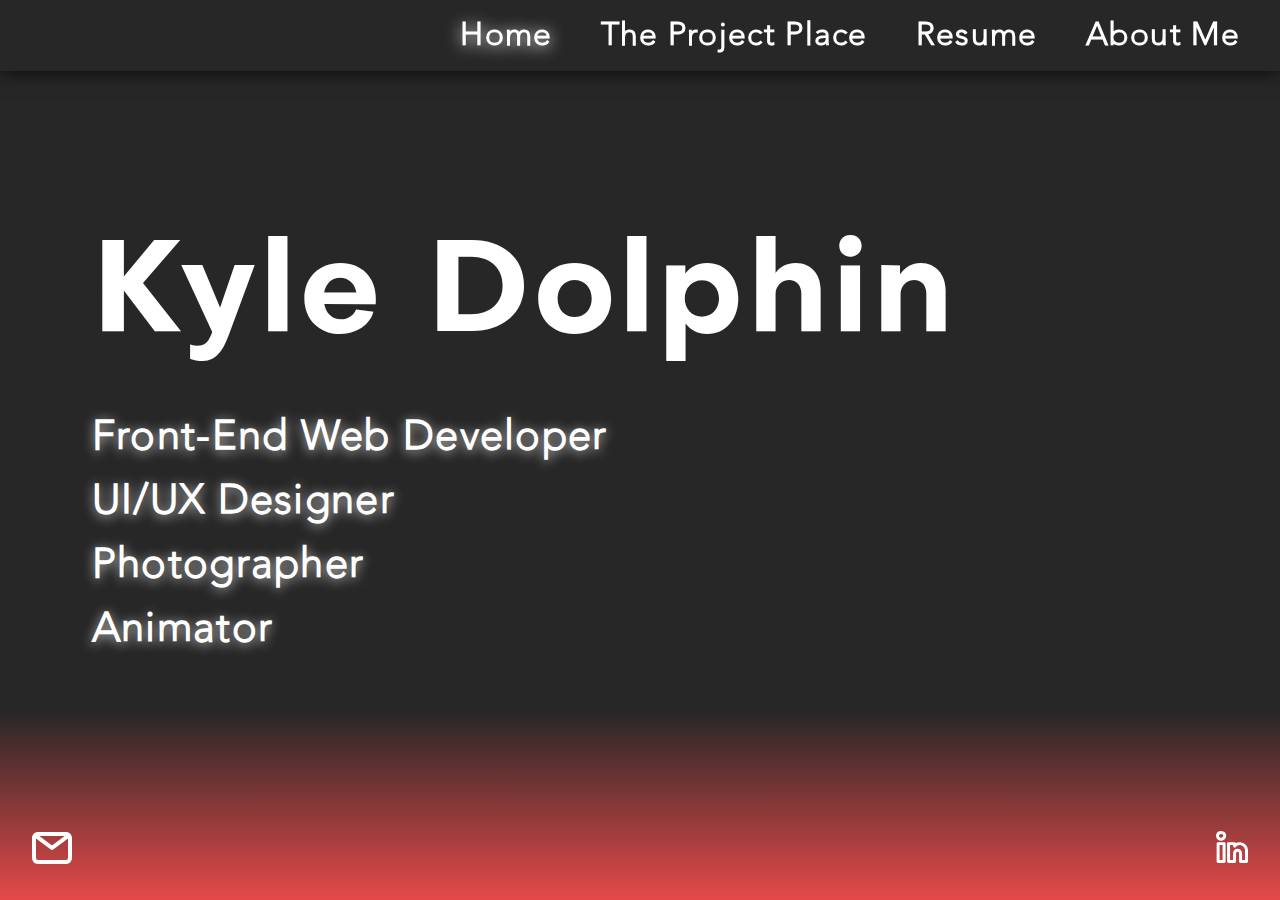
<file: index.html>
<!DOCTYPE html>
<html lang="en">
    <head>
        <meta charset="UTF-8">
        <meta name="viewport" content="width=device-width, initial-scale=1.0">
        <link rel="stylesheet" href="css/normalize.css">
        <link rel="stylesheet" href="css/stylesheet.css">
        <title>Kyle Dolphin</title>
    </head>
    
    <body>
        <div id="darkenedState" hidden></div>
        <div id="redHeader">
            <div class="burgerMenu" id="burger">
                <div class="rectangle"></div>
                <div class="rectangle"></div>
                <div class="rectangle"></div>
            </div>
        </div>

            <nav class="menu" id="menu">
                <div class="xButton" id="xButton">
                    <img src="media/images/xButton.svg" alt="X Button Icon">
                </div>
                <div class="burgerSpacing">
                    <a href="index.html"><h4>Home</h4></a>
                    <a href="subPages/theProjectPlace.html"><h4>The Project Place</h4></a>
                    <a href="subPages/resume.html"><h4>Resume</h4></a>
                    <a href="subPages/aboutMe.html"><h4>About Me</h4></a>
                </div>
            </nav>

        <nav class="maxHeader">
            <div class="maxHeadSpace">
                <div id="homeMaxHeader">
                    <a href="index.html"><h2>Home</h2></a>
                </div>
            </div>
            <div class="maxHeadSpace">
                <a href="subPages/theProjectPlace.html"><h2>The Project Place</h2></a>
            </div>
            <div class="maxHeadSpace">
                <a href="subPages/resume.html"><h2>Resume</h2></a>
            </div>
            <div class="maxHeadSpace">
                <a href="subPages/aboutMe.html"><h2>About Me</h2></a>
            </div>
        </nav>
        
        <div id="welcomePage">
            <div id="welcomeCentering">
                    <h1>Kyle Dolphin</h1>
                <div id="skills">
                    <h2>Front-End Web Developer</h2>
                    <h2>UI/UX Designer</h2>
                    <h2>Photographer</h2>
                    <h2>Animator</h2>
                </div>
            </div>
        </div>
        <div id="homeFooter"></div>
        <div class="socialIcons">
            <!-- <a href="https://www.instagram.com/kdolphin2284/">
                <img src="media/images/instagramLogo.svg" alt="Instagram Icon">
            </a> -->

            <a href="https://www.linkedin.com/in/kyle-dolphin-2a308319a/" target="_blank">
                <img src="media/images/linkedinLogo.svg" alt="LinkedIn Icon">
            </a>
        </div>
        <div class="mail">
            <a href="mailto:kpd46@drexel.edu">
                <img src="media/images/mailLogo.svg" alt="Email Icon">
            </a>
        </div>
        <script src="main.js"></script> 
    </body>
</html>
</file>
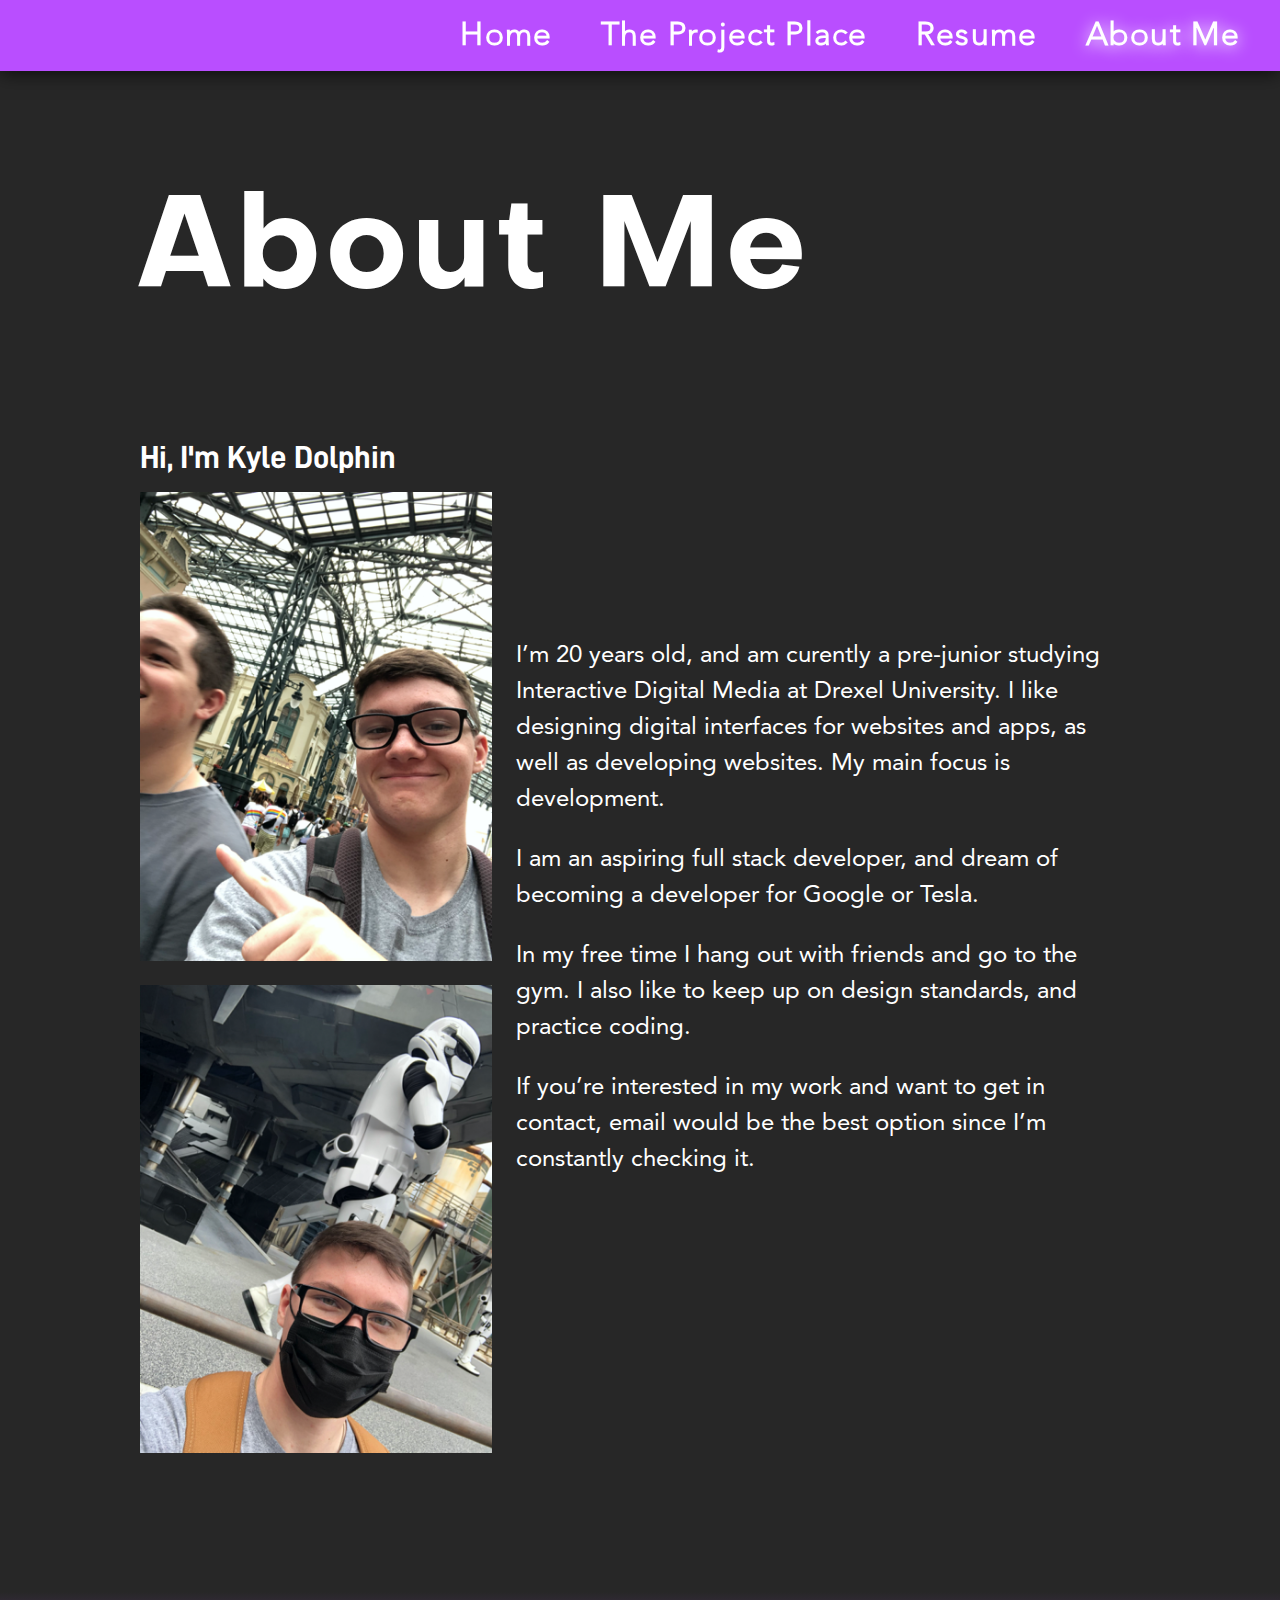
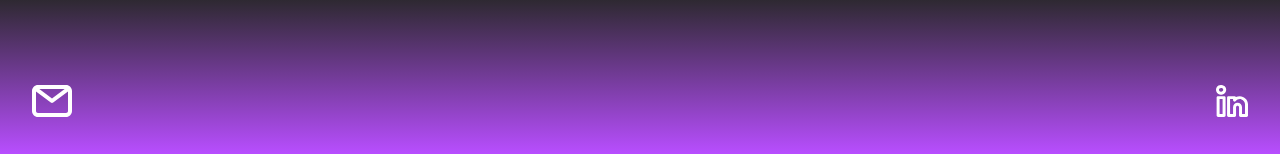
<file: subPages/aboutMe.html>
<!DOCTYPE html>
<html lang="en">
<head>
    <meta charset="UTF-8">
    <meta http-equiv="X-UA-Compatible" content="IE=edge">
    <meta name="viewport" content="width=device-width, initial-scale=1.0">
    <link rel="stylesheet" href="../css/normalize.css">
    <link rel="stylesheet" href="../css/stylesheet.css">
    <title>About Kyle Dolphin</title>
</head>

<body>
    <div id="darkenedState" hidden></div>
    <div id="purpleHeader">
            <div class="burgerMenu" id="burger">
                <div class="rectangle"></div>
                <div class="rectangle"></div>
                <div class="rectangle"></div>
            </div>
        </div>

            <nav class="menu" id="menu">
                <div class="xButton" id="xButton">
                    <img src="../media/images/xButton.svg" alt="X Button Icon">
                </div>
                <div class="burgerSpacing">
                    <a href="../index.html"><h4>Home</h4></a>
                    <a href="theProjectPlace.html"><h4>The Project Place</h4></a>
                    <a href="resume.html"><h4>Resume</h4></a>
                    <a href="aboutMe.html"><h4>About Me</h4></a>
                </div>
            </nav>

        <nav class="maxHeader">
            <div class="maxHeadSpace">
                <a href="../index.html"><h2>Home</h2></a>
            </div>
            <div class="maxHeadSpace">
                <a href="theProjectPlace.html"><h2>The Project Place</h2></a>
            </div>
            <div class="maxHeadSpace">
                <a href="resume.html"><h2>Resume</h2></a>
            </div>
            <div class="maxHeadSpace">
                <div id="aboutMaxHeader">
                    <a href="aboutMe.html"><h2>About Me</h2></a>
                </div>
            </div>
        </nav>

    <div class="welcomeText">
        <div class="centerWelcomeText">
            <h1>About Me</h1>
        </div>
    </div>

    <div class="aboutMeFlex">
        <div id="myImage">
            <div class="contentCenter">
                <h3>Hi, I'm Kyle Dolphin</h3>
                <div id="aboutMeWide">
                    <div id="aboutMeHiddenImage">
                        <img src="../media/images/mePhotoOne.png" alt="Image of Me, Kyle Dolphin">
                    </div>
                    <picture>
                        <source srcset="../media/images/largeMe.png" media="(min-width: 600px)">
                        <source srcset="../media/images/largeMe.webp" media="(min-width: 600px)">
                        <!-- <source srcset="../media/images/mePhotoTwo.webp" type="image/png"> -->
                        <img src="../media/images/mePhotoTwo.png" alt="Image of Me, Kyle Dolphin">
                    </picture>
                </div>
            </div>
        </div>

        <div id="aboutMeText">
            <p>I’m 20 years old, and am curently a pre-junior studying Interactive Digital Media at Drexel University. 
            I like designing digital interfaces for websites and apps, as well as developing websites. My main focus is development.</p>
            
            <p>I am an aspiring full stack developer, and dream of becoming a developer for Google or Tesla.</p> 

            <p>In my free time I hang out with friends and go to the gym. I also like to keep up on design standards, and practice coding.</p>
                
            <p>If you’re interested in my work and want to get in contact, email would be the best option since 
            I’m constantly checking it.</p>
            
        </div>
    </div>

        <div id="aboutMeFooter"></div>
                <div class="otherPagesIcons">
                    <div class="socialIcons">
                        <!-- <a href="https://www.instagram.com/kdolphin2284/">
                            <img src="../media/images/instagramLogo.svg" alt="Instagram Icon">
                        </a> -->
            
                        <a href="https://www.linkedin.com/in/kyle-dolphin-2a308319a/" target="_blank">
                            <img src="../media/images/linkedinLogo.svg" alt="LinkedIn Icon">
                        </a>
                    </div>
                    <div class="mail">
                        <a href="mailto:kpd46@drexel.edu">
                            <img src="../media/images/mailLogo.svg" alt="Email Icon">
                        </a>
                    </div>
                </div>
        <script src="../main.js"></script>
</body>
</html>
</file>
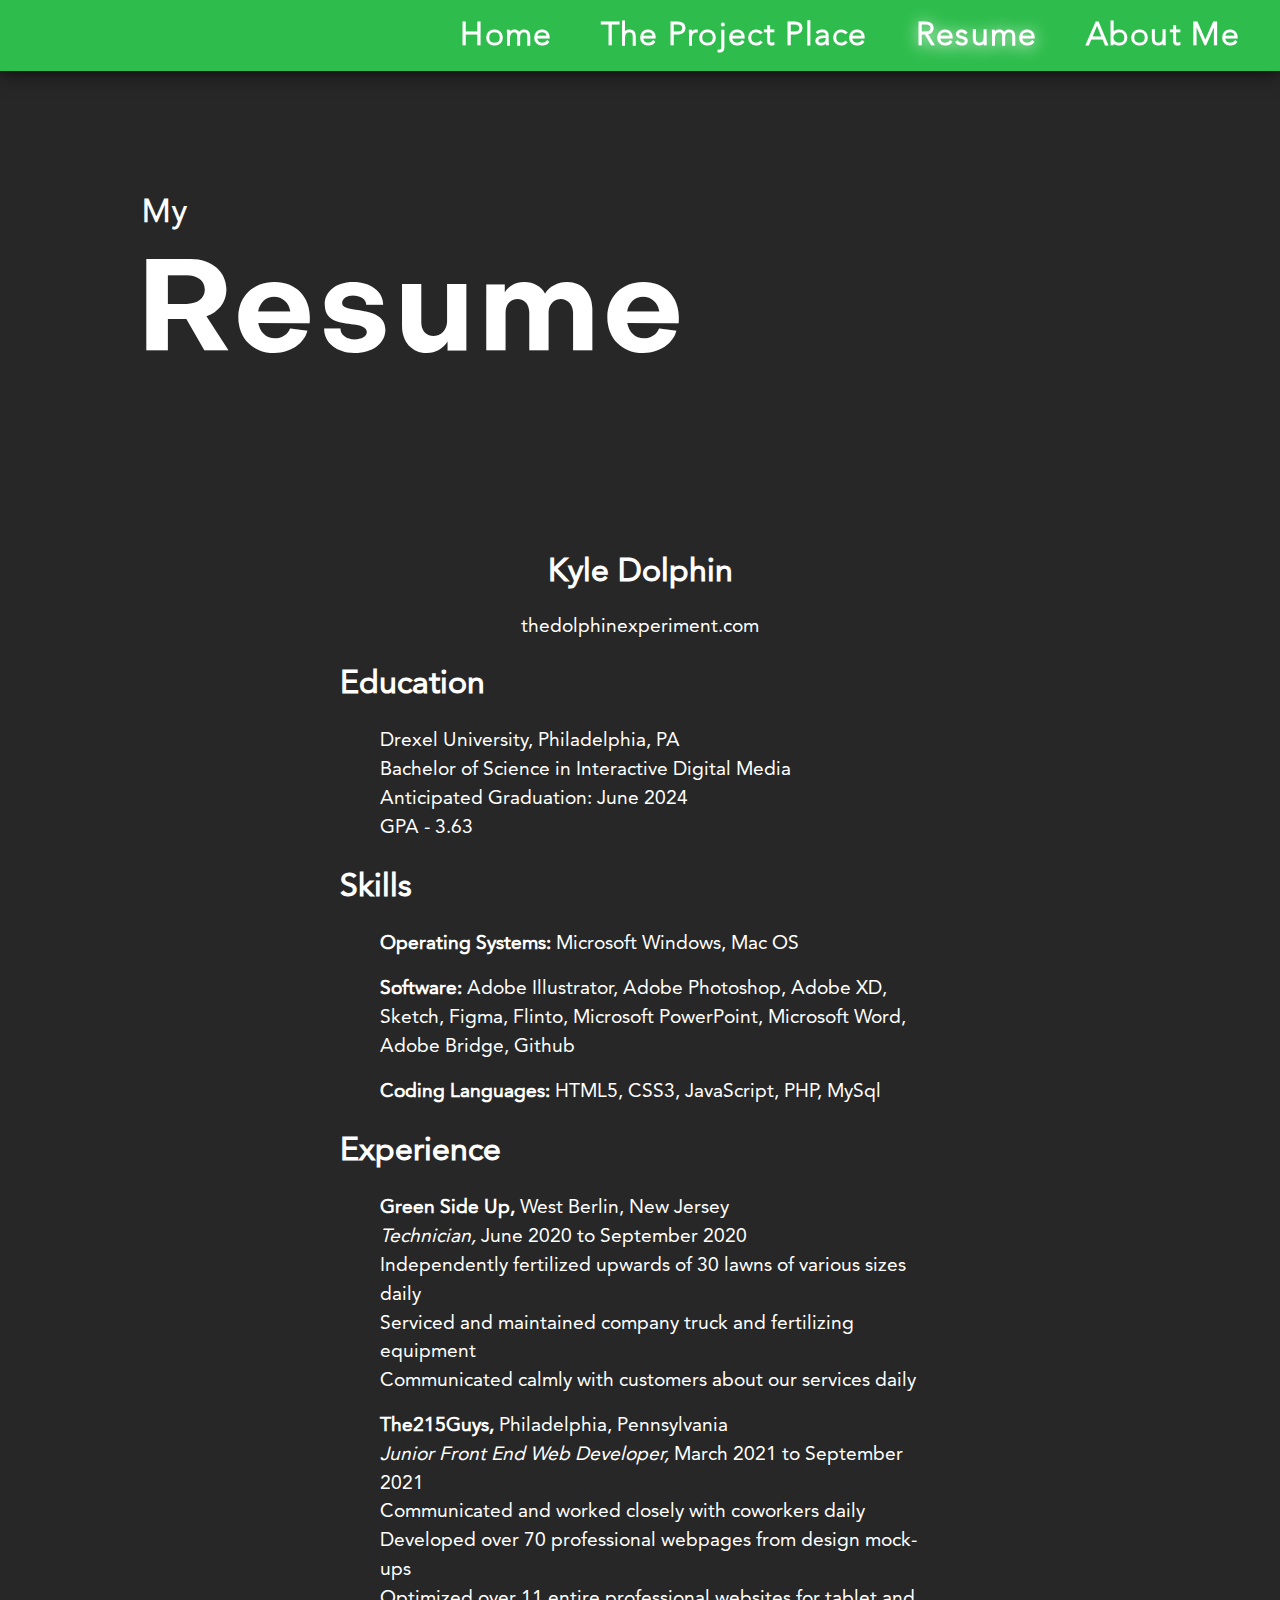
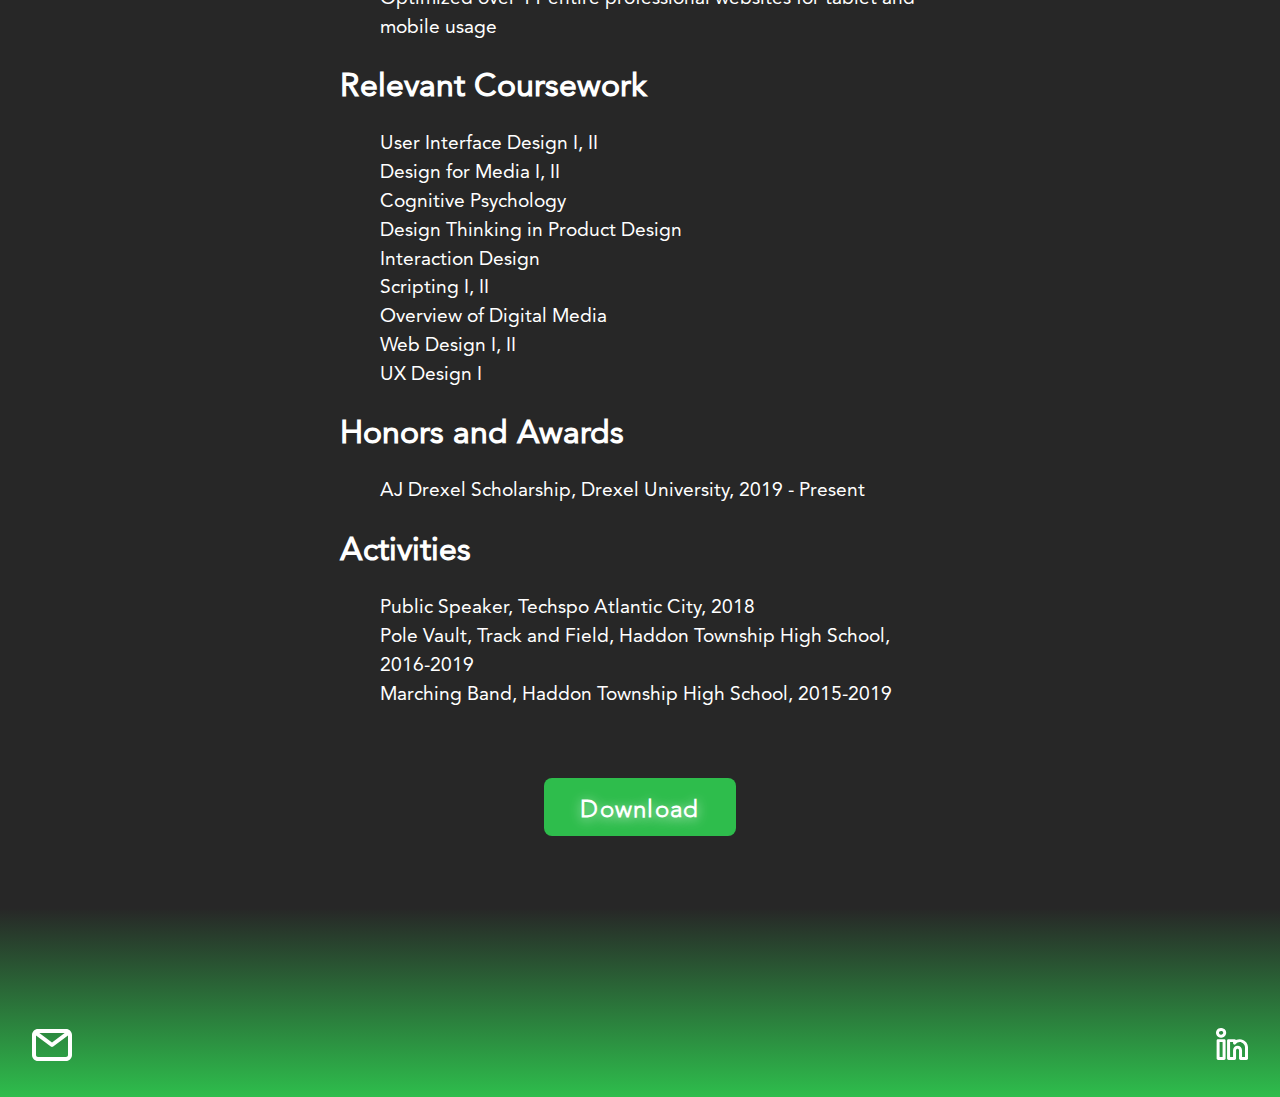
<file: subPages/resume.html>
<!DOCTYPE html>
<html lang="en">
<head>
    <meta charset="UTF-8">
    <meta http-equiv="X-UA-Compatible" content="IE=edge">
    <meta name="viewport" content="width=device-width, initial-scale=1.0">
    <link rel="stylesheet" href="../css/normalize.css">
    <link rel="stylesheet" href="../css/stylesheet.css">
    <title>Kyle Dolphin's Resume</title>
</head>

<body>
    <div id="darkenedState" hidden></div>
    <div id="greenHeader">
            <div class="burgerMenu" id="burger">
                <div class="rectangle"></div>
                <div class="rectangle"></div>
                <div class="rectangle"></div>
            </div>
        </div>

            <nav class="menu" id="menu">
                <div class="xButton" id="xButton">
                    <img src="../media/images/xButton.svg" alt="X Button Icon">
                </div>
                <div class="burgerSpacing">
                    <a href="../index.html"><h4>Home</h4></a>
                    <a href="theProjectPlace.html"><h4>The Project Place</h4></a>
                    <a href="resume.html"><h4>Resume</h4></a>
                    <a href="aboutMe.html"><h4>About Me</h4></a>
                </div>
            </nav>

        <nav class="maxHeader">
            <div class="maxHeadSpace">
                <a href="../index.html"><h2>Home</h2></a>
            </div>
            <div class="maxHeadSpace">
                <a href="theProjectPlace.html"><h2>The Project Place</h2></a>
            </div>
            <div class="maxHeadSpace">
                <div id="resumeMaxHeader">
                    <a href="resume.html"><h2>Resume</h2></a>
                </div>
            </div>
            <div class="maxHeadSpace">
                <a href="aboutMe.html"><h2>About Me</h2></a>
            </div>
        </nav>

    <div class="welcomeText">
        <div class="centerWelcomeText">
            <div id="resumeMyHeader">
                <h2>My</h2>
            </div>
            <h1>Resume</h1>
        </div>
    </div>
    
<div id="resumeText">
    <div id="resumeTextHeader">
            <h3>Kyle Dolphin</h3>
            <p>thedolphinexperiment.com</p>
        </div>
      
        <h3>Education</h3>
        <ul class="listBullets">
            <li>Drexel University, Philadelphia, PA</li>
            <li>Bachelor of Science in Interactive Digital Media</li>
            <li>Anticipated Graduation: June 2024</li>
            <li>GPA - 3.63</li>
    </ul>
        <h3>Skills</h3>
        <ul class="listBullets">
            <li><b>Operating Systems:</b> Microsoft Windows, Mac OS</li>
        </ul>
            
        <ul class="listBullets">
            <li><b>Software:</b> Adobe Illustrator, Adobe Photoshop, Adobe XD,
                Sketch, Figma, Flinto, Microsoft PowerPoint, Microsoft Word,
                Adobe Bridge, Github</li>
        </ul>

        <ul class="listBullets">
            <li><b>Coding Languages:</b> HTML5, CSS3, JavaScript, PHP, MySql</li>
        </ul>


    

        <h3>Experience</h3>
        <ul class="listBullets">
            <li><b>Green Side Up,</b> West Berlin, New Jersey</li>
            <li><i>Technician,</i> June 2020 to September 2020</li>
                        <li>Independently fertilized upwards of 30 lawns of various sizes daily</li>
                        <li>Serviced and maintained company truck and fertilizing equipment</li>
                        <li>Communicated calmly with customers about our services daily</li>
        </ul>
        
        <ul class="listBullets">
            <li><b>The215Guys,</b> Philadelphia, Pennsylvania</li>
            <li><i>Junior Front End Web Developer,</i> March 2021 to September 2021</li>
                        <li>Communicated and worked closely with coworkers daily</li>
                        <li>Developed over 70 professional webpages from design mock-ups</li>
                        <li>Optimized over 11 entire professional websites for tablet and mobile usage</li>
                    </ul>
            <h3>Relevant Coursework</h3>
            <ul class="listBullets">
                <li>User Interface Design I, II</li>
                <li>Design for Media I, II</li>
                <li>Cognitive Psychology</li>
                <li>Design Thinking in Product Design</li>
                <li>Interaction Design</li>
                <li>Scripting I, II</li>
                <li>Overview of Digital Media</li>
                <li>Web Design I, II</li>
                <li>UX Design I</li>
            </ul>
            <h3>Honors and Awards</h3>
            <ul class="listBullets">
                <li>AJ Drexel Scholarship, Drexel University, 2019 - Present</li>
            </ul>
            <h3>Activities</h3>
            <ul class="listBullets">
                <li>Public Speaker, Techspo Atlantic City, 2018</li>
                <li>Pole Vault, Track and Field, Haddon Township High School, 2016-2019</li>
                <li>Marching Band, Haddon Township High School, 2015-2019</li>
            </ul>
</div>

<div id='resumeDownload'>
    <a href="../media/images/resume.pdf" download="Kyle Dolphin's Resume" target=”_blank”>
    <h2>Download</h2>
    </a>
</div>

<div id="resumeFooter"></div>
                <div class="otherPagesIcons">
                    <div class="socialIcons">
                        <!-- <a href="https://www.instagram.com/kdolphin2284/">
                            <img src="../media/images/instagramLogo.svg" alt="Instagram Icon">
                        </a> -->
            
                        <a href="https://www.linkedin.com/in/kyle-dolphin-2a308319a/" target="_blank">
                            <img src="../media/images/linkedinLogo.svg" alt="LinkedIn Icon">
                        </a>
                    </div>
                    <div class="mail">
                        <a href="mailto:kpd46@drexel.edu">
                            <img src="../media/images/mailLogo.svg" alt="Email Icon">
                        </a>
                    </div>
                </div>
    <script src="../main.js"></script> 
</body>
</html>
</file>
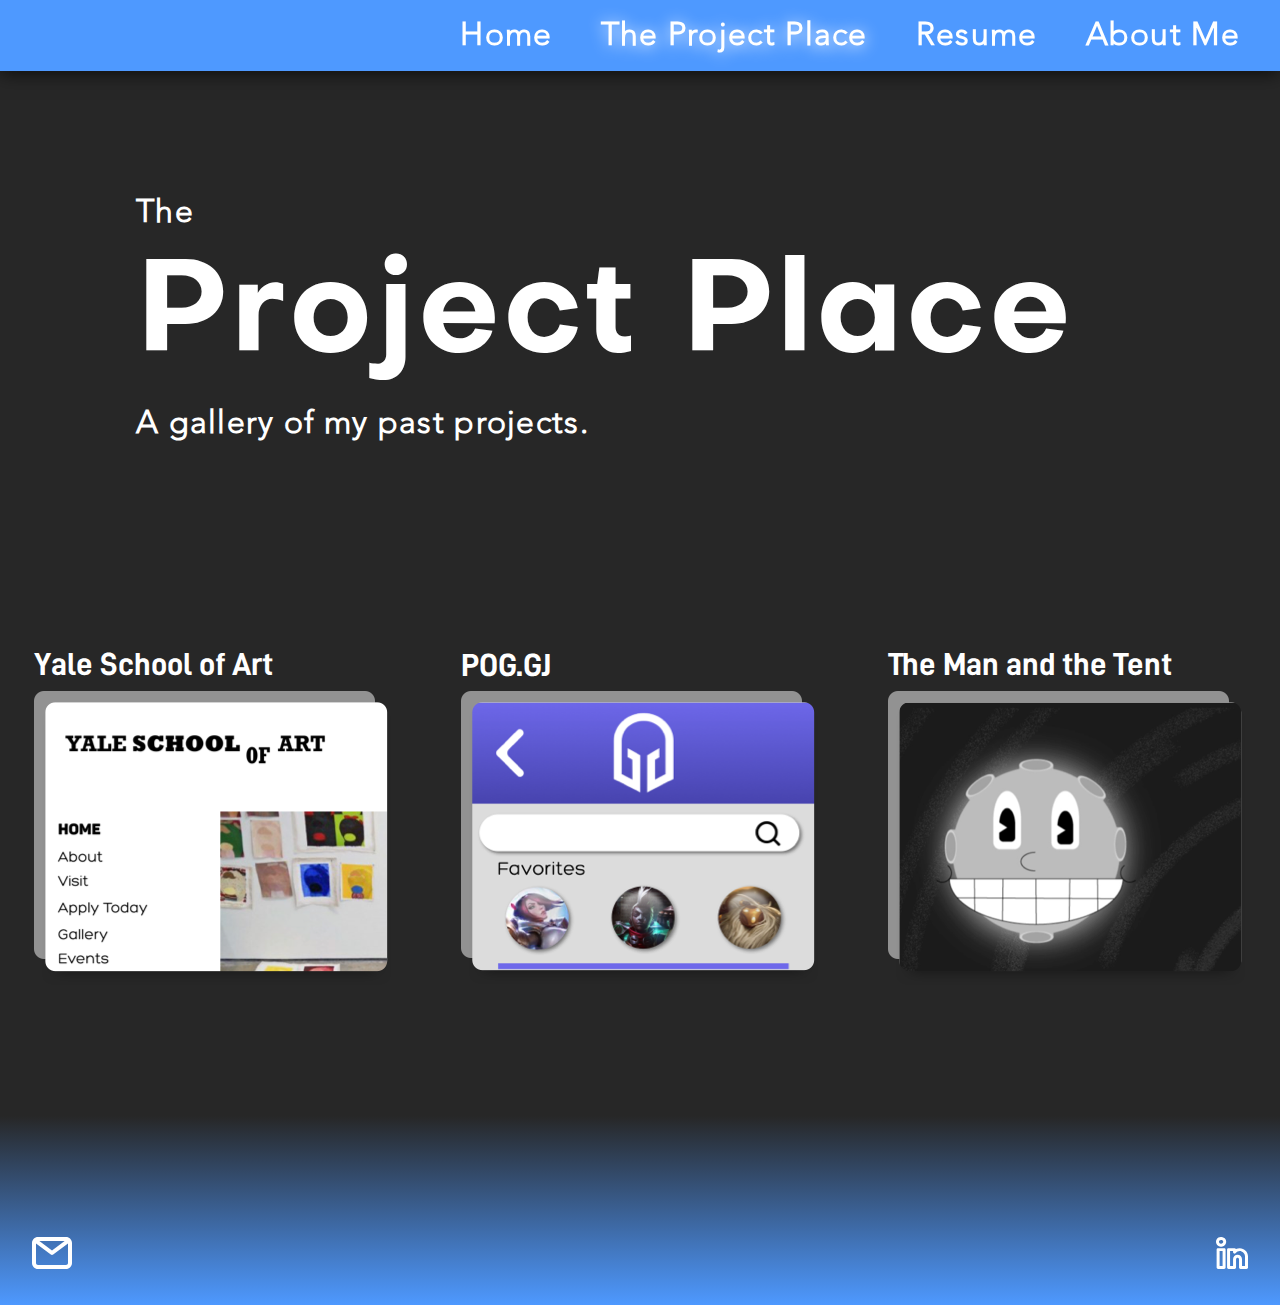
<file: subPages/theProjectPlace.html>
<!DOCTYPE html>
<html lang="en" id="projectBackground">
<head>
    <meta charset="UTF-8">
    <meta http-equiv="X-UA-Compatible" content="IE=edge">
    <meta name="viewport" content="width=device-width, initial-scale=1.0">
    <link rel="stylesheet" href="../css/normalize.css">
    <link rel="stylesheet" href="../css/stylesheet.css">
    <title>The Project Place</title>
</head>

<body>
    <div id="darkenedState" hidden></div>
    <div id="blueHeader">
            <div class="burgerMenu" id="burger">
                <div class="rectangle"></div>
                <div class="rectangle"></div>
                <div class="rectangle"></div>
            </div>
        </div>

            <nav class="menu" id="menu">
                <div class="xButton" id="xButton">
                    <img src="../media/images/xButton.svg" alt="X Button Icon">
                </div>
                <div class="burgerSpacing">
                    <a href="../index.html"><h4>Home</h4></a>
                    <a href="theProjectPlace.html"><h4>The Project Place</h4></a>
                    <a href="resume.html"><h4>Resume</h4></a>
                    <a href="aboutMe.html"><h4>About Me</h4></a>
                </div>
            </nav>

        <nav class="maxHeader">
            <div class="maxHeadSpace">
                <a href="../index.html"><h2>Home</h2></a>
            </div>
            <div class="maxHeadSpace">
                <div class="projectMaxHeader">
                    <a href="theProjectPlace.html"><h2>The Project Place</h2></a>
                </div>
            </div>
            <div class="maxHeadSpace">
                <a href="resume.html"><h2>Resume</h2></a>
            </div>
            <div class="maxHeadSpace">
                <a href="aboutMe.html"><h2>About Me</h2></a>
            </div>
        </nav>

                    <div class="welcomeText">
                        <div class="centerWelcomeText">
                            <h2>The</h2>
                            <h1>Project Place</h1>
                            <h2>A gallery of my past projects.</h2>
                        </div>
                    </div>

                <div id="projectOptions">
                    <div class="contentCenter">
                        <a href="contentPages/yaleSchoolOfArt.html">
                            <h3>Yale School of Art</h3>
                            <picture>
                                <source srcset="../media/images/yaleSchoolOfArtMedium.png" media="(min-width: 1200px)">
                                <source srcset="../media/images/yaleSchoolOfArtMedium.webp" media="(min-width: 1200px)">
                                <source srcset="../media/images/yaleSchoolOfArtLarge.png" media="(min-width: 800px)">
                                <source srcset="../media/images/yaleSchoolOfArtLarge.webp" media="(min-width: 800px)">
                                <!-- <source srcset="../media/images/yaleSchoolOfArt.webp" type="image/webp"> -->
                                <img src="../media/images/yaleSchoolOfArt.png" alt="Yale School of Art">
                            </picture>
                        </a>
                    </div>
                    
                    <div class="contentCenter">
                        <a href="contentPages/pogGj.html">
                            <h3>POG.GJ</h3>
                            <picture>
                                <source srcset="../media/images/pogGjMedium.png" media="(min-width: 1200px)">
                                <source srcset="../media/images/pogGjMedium.webp" media="(min-width: 1200px)">
                                    <source srcset="../media/images/pogGjLarge.png" media="(min-width: 800px)">
                                <source srcset="../media/images/pogGjLarge.webp" media="(min-width: 800px)">
                                <!-- <source srcset="../media/images/pogGj.webp" type="image/webp"> -->
                                <img src="../media/images/pogGj.png" alt="POG.GJ">
                            </picture>
                        </a>
                    </div>

                    <div class="contentCenter">
                        <a href="contentPages/manAndTheTent.html">
                            <h3>The Man and the Tent</h3>
                            <picture>
                                <source srcset="../media/images/theManAndTheTentMedium.png" media="(min-width: 1200px)">
                                <source srcset="../media/images/theManAndTheTentMedium.webp" media="(min-width: 1200px)">
                                <source srcset="../media/images/theManAndTheTentLarge.png" media="(min-width: 800px)">
                                <source srcset="../media/images/theManAndTheTentLarge.webp" media="(min-width: 800px)">
                                <!-- <source srcset="../media/images/theManAndTheTent.webp" type="image/webp"> -->
                                <img src="../media/images/theManAndTheTent.png" alt="Man and the Tent">
                            </picture>
                        </a>
                    </div>
                </div>
                    
                <div id="projectFooter"></div>
                <div class="otherPagesIcons">
                    <div class="socialIcons">
                        <!-- <a href="https://www.instagram.com/kdolphin2284/">
                            <img src="../media/images/instagramLogo.svg" alt="Instagram Icon">
                        </a> -->
            
                        <a href="https://www.linkedin.com/in/kyle-dolphin-2a308319a/" target="_blank">
                            <img src="../media/images/linkedinLogo.svg" alt="LinkedIn Icon">
                        </a>
                    </div>
                    <div class="mail">
                        <a href="mailto:kpd46@drexel.edu">
                            <img src="../media/images/mailLogo.svg" alt="Email Icon">
                        </a>
                    </div>
                </div>
            <script src="../main.js"></script> 
    </body>
</html>
</file>
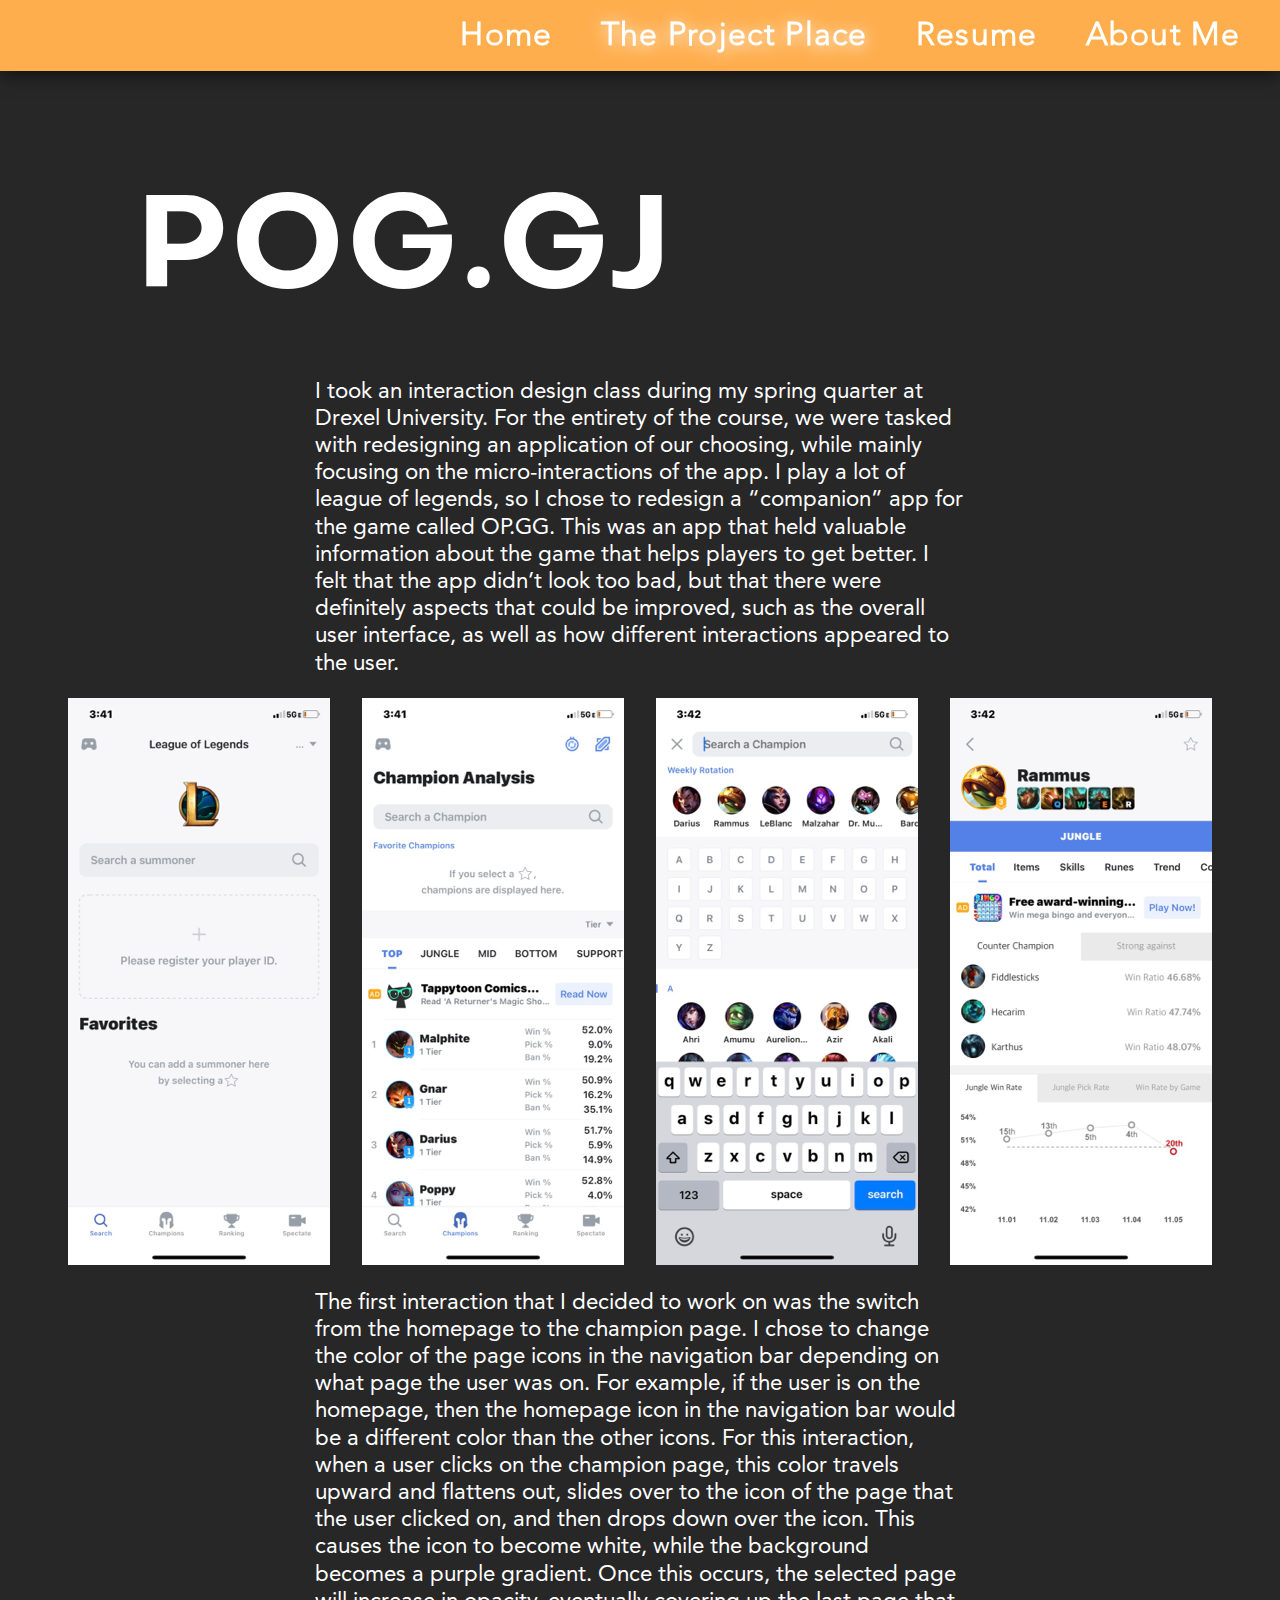
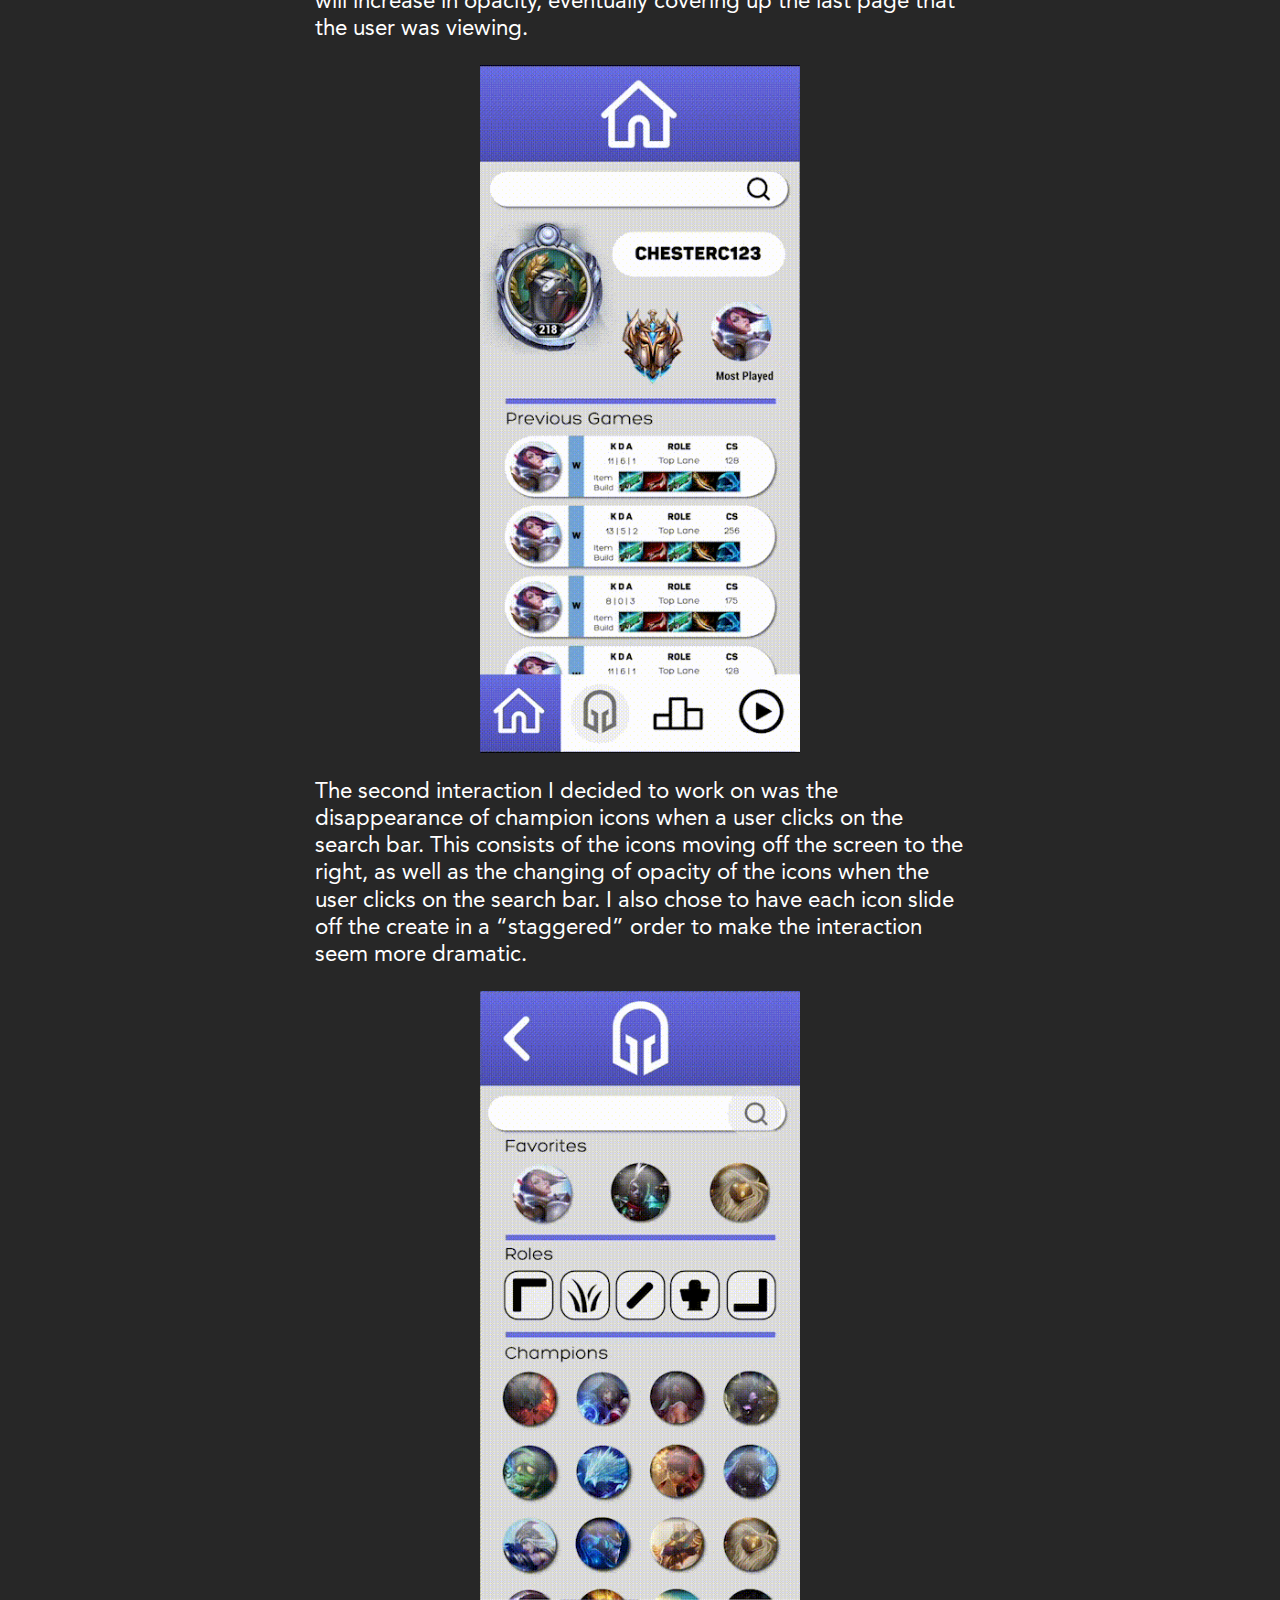
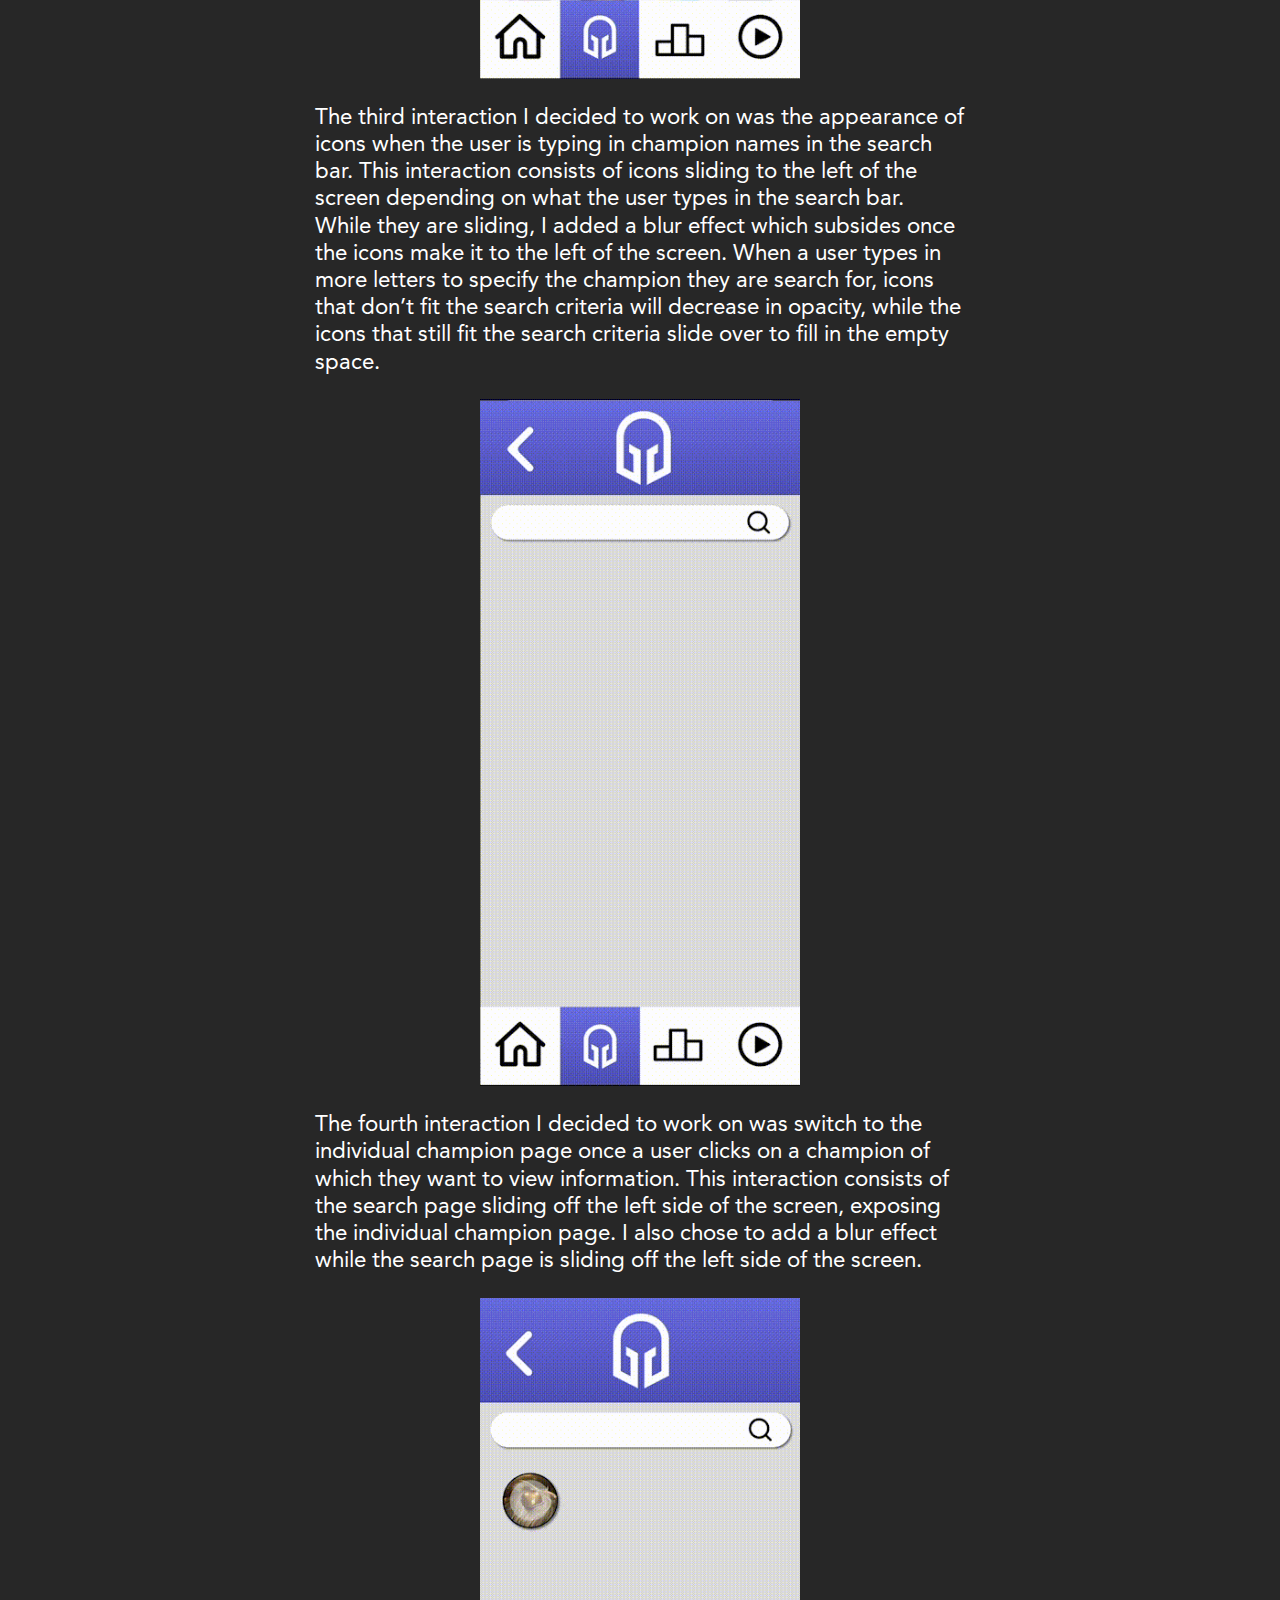
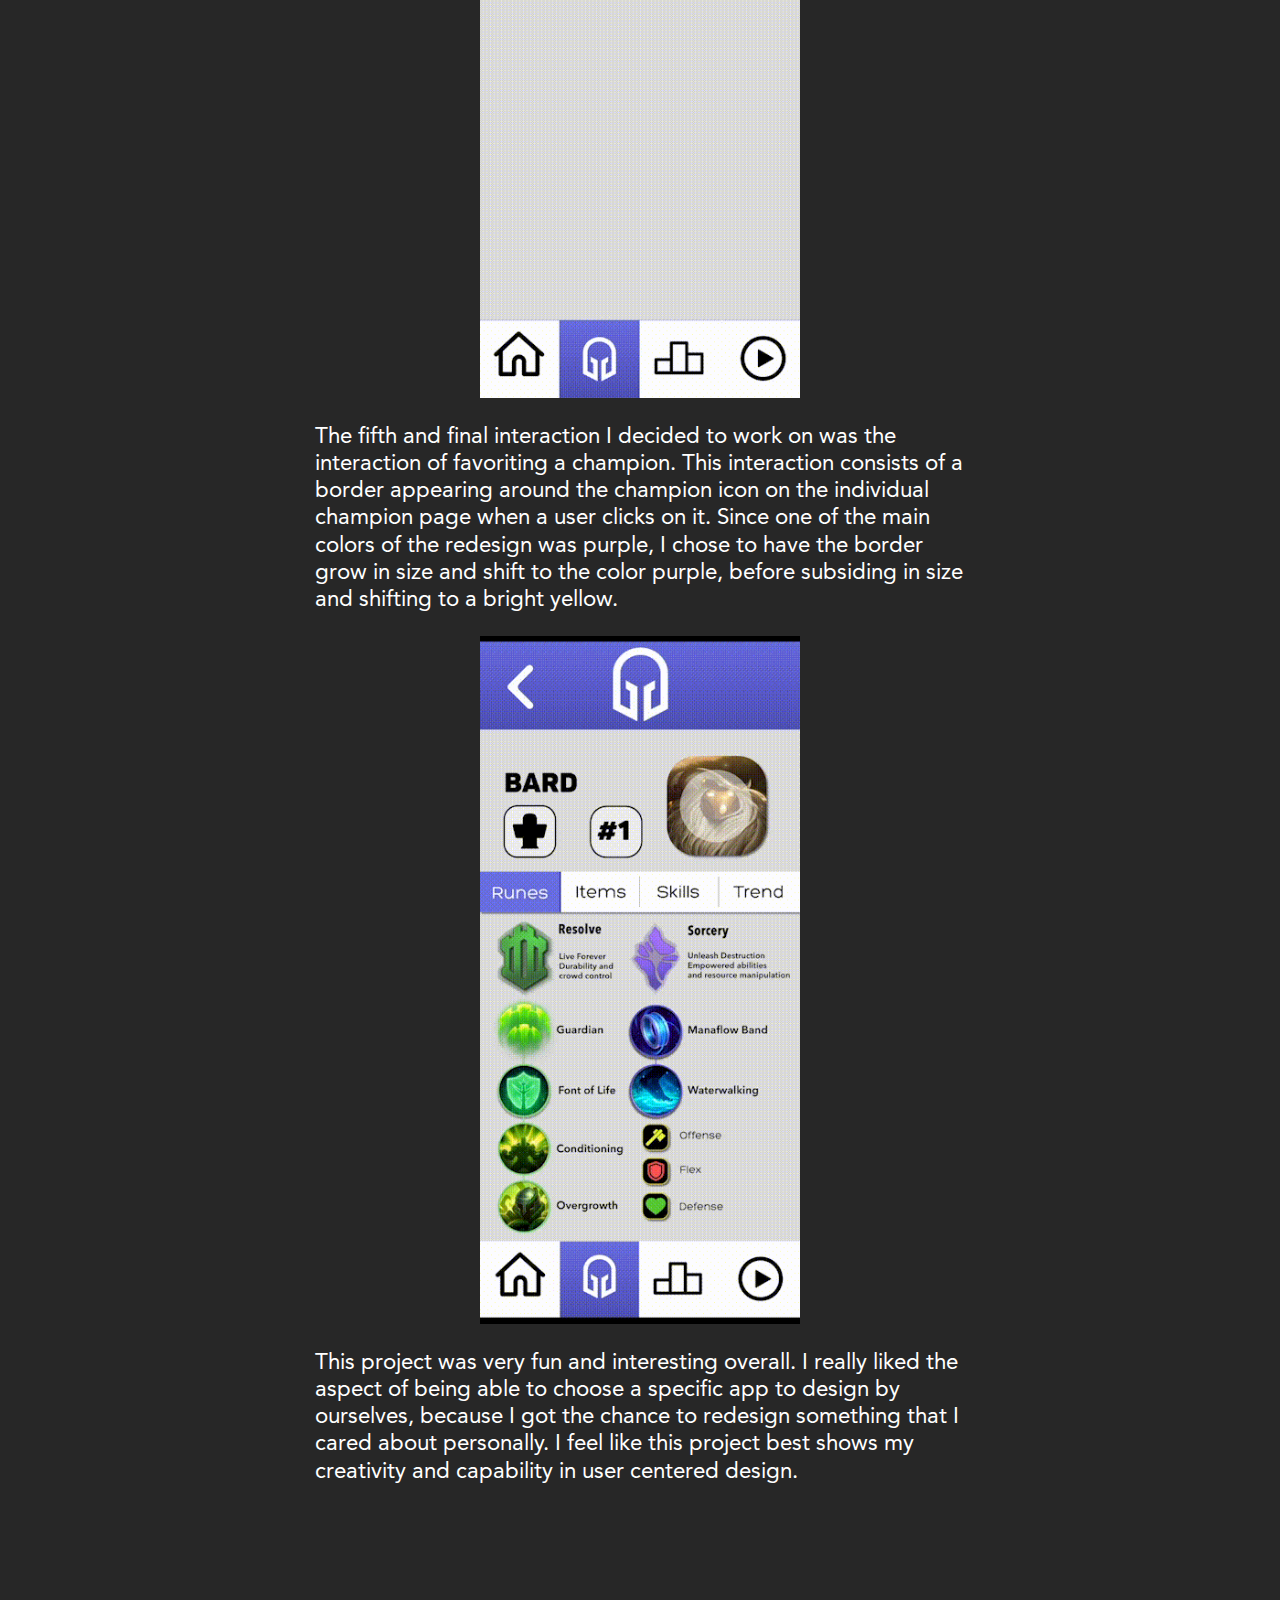
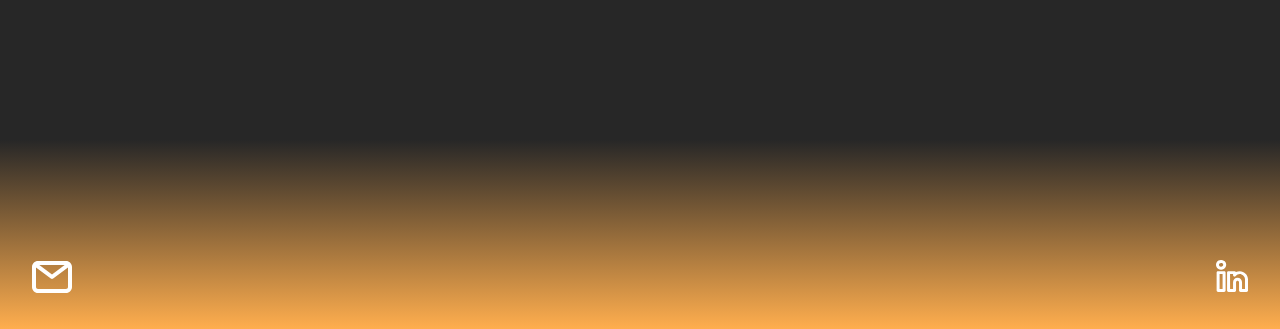
<file: subPages/contentPages/pogGj.html>
<!DOCTYPE html>
<html lang="en">
<head>
    <meta charset="UTF-8">
    <meta http-equiv="X-UA-Compatible" content="IE=edge">
    <meta name="viewport" content="width=device-width, initial-scale=1.0">
    <link rel="stylesheet" href="../../css/normalize.css">
    <link rel="stylesheet" href="../../css/stylesheet.css">
    <title>POG.GJ - Redesign</title>
</head>
<body>
    <div id="darkenedState" hidden></div>
    <div class="orangeHeader">
            <div class="burgerMenu" id="burger">
                <div class="rectangle"></div>
                <div class="rectangle"></div>
                <div class="rectangle"></div>
            </div>
        </div>

        <nav class="menu" id="menu">
            <div class="xButton" id="xButton">
                <img src="../../media/images/xButton.svg" alt="X Button Icon">
            </div>
            <div class="burgerSpacing">
                <a href="../../index.html"><h4>Home</h4></a>
                <a href="../theProjectPlace.html"><h4>The Project Place</h4></a>
                <a href="../resume.html"><h4>Resume</h4></a>
                <a href="../aboutMe.html"><h4>About Me</h4></a>
            </div>
        </nav>

    <nav class="maxHeader">
        <div class="maxHeadSpace">
            <a href="../../index.html"><h2>Home</h2></a>
        </div>
        <div class="maxHeadSpace">
            <div class="projectMaxHeader">
                <a href="../theProjectPlace.html"><h2>The Project Place</h2></a>
            </div>
        </div>
        <div class="maxHeadSpace">
            <a href="../resume.html"><h2>Resume</h2></a>
        </div>
        <div class="maxHeadSpace">
            <a href="../aboutMe.html"><h2>About Me</h2></a>
        </div>
    </nav>

    <div class="welcomeText">
        <div class="centerWelcomeText">
            <h1>POG.GJ</h1>
        </div>
    </div>

    <div class="textWritten">
        <p>I took an interaction design class during my spring quarter at Drexel University. 
        For the entirety of the course, we were tasked with redesigning an application of our 
        choosing, while mainly focusing on the micro-interactions of the app. I play a lot of 
        league of legends, so I chose to redesign a “companion” app for the game called OP.GG. 
        This was an app that held valuable information about the game that helps players to get 
        better. I felt that the app didn’t look too bad, but that there were definitely aspects 
        that could be improved, such as the overall user interface, as well as how different 
        interactions appeared to the user.</p>
    <div id="opggImages">
        <picture>
            <source srcset="../../media/images/opggOriginalOneSmall.png" media="(min-width: 600px)">
            <img src="../../media/images/opggOriginalOne.png" alt="First Screenshot of OPGG">
        </picture>
        <picture>
            <source srcset="../../media/images/opggOriginalTwoSmall.png" media="(min-width: 600px)">
            <img src="../../media/images/opggOriginalTwo.png" alt="Second Screenshot of OPGG">
        </picture>
        <picture>
            <source srcset="../../media/images/opggOriginalThreeSmall.png" media="(min-width: 600px)">
            <img src="../../media/images/opggOriginalThree.png" alt="Third Screenshot of OPGG">
        </picture>
        <picture>
            <source srcset="../../media/images/opggOriginalFourSmall.png" media="(min-width: 600px)">
            <img src="../../media/images/opggOriginalFour.png" alt="Fourth Screenshot of OPGG">
        </picture>
    </div>

        <p>The first interaction that I decided to work on was the switch from the homepage 
        to the champion page. I chose to change the color of the page icons in the 
        navigation bar depending on what page the user was on. For example, if the user 
        is on the homepage, then the homepage icon in the navigation bar would be a 
        different color than the other icons. For this interaction, when a user clicks 
        on the champion page, this color travels upward and flattens out, slides over to 
        the icon of the page that the user clicked on, and then drops down over the icon. 
        This causes the icon to become white, while the background becomes a purple gradient. 
        Once this occurs, the selected page will increase in opacity, eventually covering up the 
        last page that the user was viewing.</p>

        <div class="poggjGifs">
            <img src="../../media/videos/IDM-213-01-anim-001-kpd46_1.gif" alt="">
        </div>

        <p>The second interaction I decided to work on was the disappearance of champion 
        icons when a user clicks on the search bar. This consists of the icons moving 
        off the screen to the right, as well as the changing of opacity of the icons when 
        the user clicks on the search bar. I also chose to have each icon slide off the 
        create in a “staggered” order to make the interaction seem more dramatic.</p>

        <div class="poggjGifs">
            <img src="../../media/videos/IDM-213-01-anim-002-kpd46_1.gif" alt="">
        </div>

        <p>The third interaction I decided to work on was the appearance of icons when 
        the user is typing in champion names in the search bar. This interaction consists 
        of icons sliding to the left of the screen depending on what the user types in the 
        search bar. While they are sliding, I added a blur effect which subsides once the icons 
        make it to the left of the screen. When a user types in more letters to specify the 
        champion they are search for, icons that don’t fit the search criteria will decrease 
        in opacity, while the icons that still fit the search criteria slide over to fill in 
        the empty space.</p>

        <div class="poggjGifs">
            <img src="../../media/videos/IDM-213-01-anim-003-kpd46_1.gif" alt="">
        </div>

        <p>The fourth interaction I decided to work on was switch to the individual champion 
        page once a user clicks on a champion of which they want to view information. 
        This interaction consists of the search page sliding off the left side of the screen, 
        exposing the individual champion page. I also chose to add a blur effect while the search 
        page is sliding off the left side of the screen.</p>

        <div class="poggjGifs">
            <img src="../../media/videos/IDM-213-01-anim-004-kpd46_1.gif" alt="">
        </div>

        <p>The fifth and final interaction I decided to work on was the interaction of favoriting a 
        champion. This interaction consists of a border appearing around the champion icon on the 
        individual champion page when a user clicks on it. Since one of the main colors of the 
        redesign was purple, I chose to have the border grow in size and shift to the color purple, 
        before subsiding in size and shifting to a bright yellow.</p>

        <div class="poggjGifs">
            <img src="../../media/videos/IDM-213-01-anim-005-kpd46_1.gif" alt="">
        </div>

        <p>This project was very fun and interesting overall. I really liked the aspect of being 
            able to choose a specific app to design by ourselves, because I got the chance to 
            redesign something that I cared about personally. I feel like this project best shows 
            my creativity and capability in user centered design.</p>
    </div>

    <div class="contentPagesFooter"></div>
                <div class="otherPagesIcons">
                    <div class="socialIcons">
                        <!-- <a href="https://www.instagram.com/kdolphin2284/">
                            <img src="../../media/images/instagramLogo.svg" alt="Instagram Icon">
                        </a> -->
            
                        <a href="https://www.linkedin.com/in/kyle-dolphin-2a308319a/" target="_blank">
                            <img src="../../media/images/linkedinLogo.svg" alt="LinkedIn Icon">
                        </a>
                    </div>
                    <div class="mail">
                        <a href="mailto:kpd46@drexel.edu">
                            <img src="../../media/images/mailLogo.svg" alt="Email Icon">
                        </a>
                    </div>
                </div>
    <script src="../../main.js"></script>
</body>
</html>
</file>
<file: css/stylesheet.css>
@font-face {
    font-family: 'D-DIN-Bold';
    src: url('../fonts/D-DIN-Bold.otf');
}

@font-face {
    font-family: 'D-DIN-Condensed-Bold';
    src: url('../fonts/d-din.condensed-bold.otf');
}

@font-face {
    font-family: 'DIN-Alternate';
    src: url('../fonts/DIN Alternate Bold.ttf');
}

@font-face {
    font-family: 'Avenir-Light';
    src: url('../fonts/Avenir Light.ttf');
}

@font-face {
    font-family: 'Roboto-Light';
    src: url('../fonts/Roboto-Light.ttf');
}

@font-face {
    font-family: 'Roboto-Thin';
    src: url('../fonts/Roboto-Thin.ttf');
}

@font-face {
    font-family: 'Roboto-Bold';
    src: url('../fonts/Roboto-Bold.ttf');
}

@font-face {
    font-family: 'Avenir-Roman';
    src: url('../fonts/avenir-roman-opentype_bigfontsite.com.otf');
}

@font-face {
    font-family: 'Coco-Gothic-Bold';
    src: url('../fonts/Coco-Gothic-Bold-trial.ttf');
}

@font-face {
    font-family: 'Objectivity-Bold';
    src: url('../fonts/Objectivity-Bold.otf');
}

@font-face {
    font-family: 'Open-Sans-Light';
    src: url('../fonts/OpenSans-Light.ttf');
}

@font-face {
    font-family: 'Alatsi';
    src: url('../fonts/Alatsi-Regular.ttf');
}

@font-face {
    font-family: 'Chivo';
    src: url('../fonts/Chivo-Regular.otf');
}

@font-face {
    font-family: 'Arimo';
    src: url('../fonts/Arimo-Regular.ttf');
}

a {
    text-decoration: none;
    color: #FFFFFF;
}

html {
    background-color: #272727;
    height: 100%;
    font-size: 100%;
    margin: 0;
    padding: 0;
    width: 100%;
}

body {
    height: 100%;
    width: 100%;
}

/* rgb(78, 113, 255) */

.menu {
    border-bottom: .5rem solid rgb(0, 0, 0);
    background-color: #3e3e3e;
    width: 100%;
    height: 25rem;
    position: fixed;
    top: 0rem;
    z-index: 99;
    display: none;
    flex-direction: column;
    text-align: center;
}

.menu h4 {
    font-family: Avenir-Roman, Roboto-Light, DIN-Alternate;
    font-size: 1.5rem;
    color: #FFFFFF;
    padding: 0 0 1rem 0;
}

 .socialMediaHamburger {
    display: flex;
    flex-direction: row;
    justify-content: center;
}

.socialMediaHamburger img {
    padding: .5rem 1rem 0;
}

.xButton {
    position: absolute;
    right: 1.3rem;
    top: 1.4rem;
}

.burgerSpacing {
    position: relative;
    top: 3rem;
}

#darkenedState {
    position: fixed;
    background-color: #000000;
    height: 100%;
    width: 100%;
    opacity: .3;
    z-index: 50;
}

#redHeader {
    position: fixed;
    background-color: #272727;
    height: 4.437rem;
    width: 100%;
    box-shadow: 0 .2vh 2vh rgba(0, 0, 0, 0.705);
    z-index: 10;
}

.rectangle {
    background-color: #FFFFFF;
    border-radius: 0.25rem;
    height: 0.31rem;
    margin: 0.25rem;
    width: 2.4375rem;
}

.burgerMenu {
    display: flex;
    flex-direction: column;
    position: absolute;
    right: 1.125rem;
    top: 1.125rem;
}

.burgerMenu:hover {
    cursor: pointer;
}

.xButton:hover {
    cursor: pointer;
}

.maxHeader {
    display: none;
    flex-direction: row;
    padding: .2rem 1rem;
    position: fixed;
    right: 0;
    z-index: 11;
}

.maxHeader h2 {
    font-size: 2rem;
}

.maxHeadSpace {
    display: block;
    padding: 0 1.5rem;
}

h1 {
    color: #FFFFFF;
    font-family: Objectivity-Bold, DIN-Alternate, Roboto-Bold, Coco-Gothic-Bold;
    margin: 0;
    font-size: 4.5rem;
    letter-spacing: .2rem;
}

h2 {
    color: #FFFFFF;
    font-family: Avenir-Light, Roboto-Light, Open-Sans-Light;
    font-size: 1.3rem;
    letter-spacing: 0.08125rem;
    line-height: 3rem;
    margin: 0;
    text-shadow: 0 0.125rem 0.75rem #ffffffba;
}

#welcomePage {
    display: flex;
    flex-direction: column;
    position: absolute;
    top: 15vh;
    max-width: 500px;
    
}

#welcomeCentering {
    margin: auto;
    padding: 0 1.5rem;
    position: relative;
    max-width: 37.5rem;
    text-align: left;
    width: auto;
}

#skills {
    padding-top: 2rem;
}

#homeFooter {
    height: 70%;
    width: 100%;
    position: absolute;
    bottom: 0rem;
    background: linear-gradient(180deg, rgba(39,39,39,1) 70%, rgba(255, 78, 78, 0.877) 100%);
    z-index: -2;
}


/* End of homepage css */

#blueHeader {
    position: fixed;
    background-color: #4E99FF;
    height: 4.437rem;
    width: 100%;
    box-shadow: 0 .2vh 2vh rgba(0, 0, 0, 0.705);
    z-index: 10;
}

.welcomeText {
    position: relative;
    top: 20vh;
    width: auto;
    text-align: center;
}

.centerWelcomeText {
    margin: auto;
    padding: 0 1.5rem;
    position: relative;
    max-width: 37.5rem;
    text-align: left;
    width: auto;
}


.welcomeText h2 {
    text-shadow: none;
    font-size: 2rem;
}

#projectOptions {
    display: flex;
    flex-direction: column;
    position: relative;
    top: 30vh;
    width: auto;
}

#projectOptions h3 {
    color: #FFFFFF;
    font-family: D-Din-Bold, Alatsi, Chivo;
    font-size: 2rem;
    position: relative;
    top: 1.5rem;
    text-align: left;
}

.contentCenter {
    margin: auto;
}

.socialIcons {
    display: flex;
    flex-direction: row;
    position: absolute;
    bottom: 2.3rem;
    right: 2rem;
}

.socialIcons img {
    display: block;
    padding-left: 2rem;
}

.mail {
    position: absolute;
    bottom: 2rem;
    left: 2rem;
}

#projectFooter {
    height: 70%;
    width: 100%;
    position: relative;
    bottom: 0rem;
    background: linear-gradient(180deg, rgba(39,39,39,1) 70%, #4E99FF 100%);
    z-index: -2;
}

.otherPagesIcons {
    position: relative;
    bottom: 0rem;
}

/* End of project place css */

#greenHeader {
    position: fixed;
    background-color: #2EBD4C;
    height: 4.437rem;
    width: 100%;
    box-shadow: 0 .2vh 2vh rgba(0, 0, 0, 0.705);
    z-index: 10;
}

#resumeDownload {
    border-radius: .5rem;
    position: relative;
    margin: auto;
    background-color: #2EBD4C;
    width: 16rem;
    height: 2.6rem;
    top: 40vh;
}

#resumeDownload h2 {
    font-size: 1.5rem;
    text-align: center;
}

#resumeText {
    font-size: 1rem;
    font-family: Avenir-Roman, Arimo, DIN-Alternate;
    color: #FFFFFF;
    line-height: 1.5rem;
    margin: auto;
    padding: 0 1.5rem;
    position: relative;
    top: 30vh;
    max-width: 37.5rem;
}

#resumeText b {
    font-size: 1.5rem;
}

#resumeText li b {
   font-size: 1.2rem;
}

.listBullets {
    list-style: none;
}

#resumeTextHeader {
    text-align: center;
}

#resumeMyHeader {
    position: relative;
    left: .1rem;
}

#resumeText h3 {
    font-size: 1.5rem;
}

#resumeDownload {
    border-radius: .5rem;
    position: relative;
    margin: auto;
    background-color: #2EBD4C;
    width: 12rem;
    height: 3rem;
    top: 35vh;
}

#resumeDownload h2 {
    font-size: 1.5rem;
    text-align: center;
}

#resumeFooter {
    height: 70%;
    width: 100%;
    position: relative;
    bottom: 0rem;
    background: linear-gradient(180deg, rgba(39,39,39,1) 70%, #2EBD4C 100%);
    z-index: -2;
}

/* End of resume page css */

#purpleHeader {
    position: fixed;
    background-color: #B94EFF;
    height: 4.437rem;
    width: 100%;
    box-shadow: 0 .2vh 2vh rgba(0, 0, 0, 0.705);
    z-index: 10;
}

#myImage {
    display: flex;
    flex-direction: column;
    position: relative;
    top: 20vh;
}

#myImage h3 {
    color: #FFFFFF;
    font-family: D-Din-Bold, Alatsi, Chivo;
    font-size: 2rem;
    position: relative;
    top: 1.5rem;
    text-align: left;
}

#myImage img {
    width: 100%;
    max-width: 37.5rem;
}

#aboutMeHiddenImage {
    display: none;
}

.textWritten {
    font-size: 1.2rem;
    font-family: Avenir-Roman, Arimo, Helvetica;
    color: #FFFFFF;
    line-height: 1.5rem;
    margin: auto;
    padding: 0 1.5rem;
    position: relative;
    top: 23vh;
    max-width: 37.5rem;
}

#aboutMeText {
    font-size: 1.2rem;
    font-family: Avenir-Roman, Arimo, Helvetica;
    color: #FFFFFF;
    line-height: 1.5rem;
    margin: auto;
    padding: 0 1.5rem;
    position: relative;
    top: 25vh;
    max-width: 37.5rem;
}

 #aboutMeFooter {
    height: 60%;
    width: 100%;
    position: relative;
    bottom: 0rem;
    background: linear-gradient(180deg, rgba(39,39,39,1) 70%, #b84eff 100%);
    z-index: -2;
}

/* End about me page css */

.orangeHeader {
    position: fixed;
    background-color: #FFAE4E;
    height: 4.437rem;
    width: 100%;
    box-shadow: 0 .2vh 2vh rgba(0, 0, 0, 0.705);
    z-index: 10;
}

.contentPagesFooter {
    height: 70%;
    width: 100%;
    position: relative;
    bottom: 0rem;
    background: linear-gradient(180deg, rgba(39,39,39,1) 70%, #FFAE4E 100%);
    z-index: -2;
}

.contentImages {
    margin: auto;
}

.contentImages img{
    margin: auto;
    display: flex;
    flex-direction: column;
    position: relative;
    max-width: 20rem;
    margin: 1.5rem auto;
}

#opggImages {
    margin: auto;
}

#opggImages img {
    margin: auto;
    display: flex;
    flex-direction: column;
    position: relative;
    max-width: 20rem;
    margin: 1.5rem auto;
}

#manTentVideo {
    margin: auto;
    display: initial;
}

#manTentVideo video{
    margin: auto;
    display: flex;
    flex-direction: column;
    position: relative;
    margin: 1.5rem auto;
}

#manTentVideoLarge {
    margin: auto;
    display: none;
}

#manTentVideoLarge video{
    margin: auto;
    display: flex;
    flex-direction: column;
    position: relative;
    margin: 1.5rem auto;
}

.poggjGifs {
    margin: auto;
    display: flex;
    flex-direction: column;
    position: relative;
    max-width: 20rem;
    margin: 1.5rem auto;
}

/* Start of transition/animation css */

@keyframes dropDown {
    from {
        top: -50rem;
    }

    to {
        top: 0rem;
    }
}

/* Media Query Start css */

@media screen and (min-width: 600px) {
    
    h1 {
        font-size: 5.5rem;
    }
    
    h2 {
        font-size: 1.8rem;
        letter-spacing: 0.08125rem;
        line-height: 4rem;  
    }  

    #welcomePage {
        display: flex;
        flex-direction: column;
        position: relative;
        margin: auto;
        top: 15vh;
    }
    
    #welcomeCentering {
        margin: auto;
        position: relative;
        max-width: 37.5rem;
        text-align: left;
        width: auto;
        right: 5vh;
    }

    #resumeMyHeader {
        position: relative;
        left: .2rem;
    }

    #resumeDownload {
        border-radius: .5rem;
        position: relative;
        margin: auto;
        background-color: #2EBD4C;
        width: 12rem;
        height: 3.6rem;
        top: 35vh;
    } 

    #myImage img {
        width: 100%;
        max-width: 50rem;
    }

    .contentImages img{
        margin: auto;
        display: flex;
        flex-direction: column;
        position: relative;
        max-width: 100%;
        width: auto;
        margin: 1.5rem auto;
    }

    .textWritten {
        font-size: 1.4rem;
        font-family: Avenir-Roman, Arimo, Helvetica;
        color: #FFFFFF;
        line-height: 1.7rem;
        margin: auto;
        padding: 0 1.5rem;
        position: relative;
        top: 23vh;
        max-width: 37.5rem;
    }

    #opggImages {
        position: relative;
        margin: auto;
        justify-content: center;
        grid-template-columns:  repeat(2, 300.5px);
        grid-template-rows: repeat(2, 280px);
        display: grid;
        row-gap: 20rem;
        padding-bottom: 18rem;
    }
    
    #opggImages img {
        display: grid;
        margin: auto;
    }
}

@media screen and (min-width: 800px) {
    
    h1 {
        font-size: 8rem;
    }

    h2 {
        font-size: 2.6rem;
        letter-spacing: 0.08125rem;
        line-height: 4rem;  
    }  
    
    #welcomePage {
        display: flex;
        flex-direction: column;
        position: relative;
        margin: auto;
        top: 15vh;
        right: 5rem;
    }
    
    #welcomeCentering {
        margin: auto;
        position: relative;
        max-width: 50rem;
        text-align: left;
        width: auto;
    }

    .centerWelcomeText {
        max-width: 1400px;
        position: relative;
        left: 2rem;
    }

    #resumeMyHeader {
        position: relative;
        left: .4rem;
    }

    #resumeDownload {
        border-radius: .5rem;
        position: relative;
        margin: auto;
        background-color: #2EBD4C;
        width: 12rem;
        height: 3.6rem;
        top: 37vh;
    } 

    #myImage img {
        width: 100%;
        max-width: 100%;
    }

    .textWritten {
        font-size: 1.4rem;
        font-family: Avenir-Roman, Arimo, Helvetica;
        color: #FFFFFF;
        line-height: 1.7rem;
        margin: auto;
        padding: 0 1.5rem;
        position: relative;
        top: 23vh;
        max-width: 37.5rem;
    }

    #manTentVideo {
        margin: auto;
        display: none;
    }
    
    #manTentVideo video{
        margin: auto;
        display: flex;
        flex-direction: column;
        position: relative;
        margin: 1.5rem auto;
    }

    #manTentVideoLarge {
        margin: auto;
        display: initial;
    }
    
    #manTentVideoLarge video{
        margin: auto;
        display: flex;
        flex-direction: column;
        position: relative;
        margin: 1.5rem auto;
    }

}

@media screen and (min-width: 1200px) {

    #resumeTextHeader p {
        font-size: 1.2rem;
    }

    li {
        font-size: 1.2rem;
        line-height: 1.8rem;
    }

    #resumeText h3 {
        font-size: 2rem;
    }

    .burgerMenu {
        display: none;
    }
    .maxHeader {
        display: flex;
    }
    
    #welcomePage {
        display: flex;
        flex-direction: column;
        position: relative;
        margin: auto;
        top: 25vh;
        left: 4rem;
        max-width: 1000px;
    }

    #welcomeCentering {
        margin: auto;
        position: relative;
        max-width: 100%;
        text-align: left;
        width: auto;
        right: 20vh;
    }

    .welcomeText {
        position: relative;
        top: 20vh;
        width: auto;
        text-align: center;
        padding: 0 5rem;
    }

    #projectOptions {
        display: flex;
        flex-direction: row;
        position: relative;
        top: 35vh;
        width: auto;
        margin: auto;
        max-width: 1400px;
    }

    #projectFooter {
        height: 70%;
        width: 100%;
        position: relative;
        bottom: 0rem;
        background: linear-gradient(180deg, rgba(39,39,39,1) 70%, #4E99FF 100%);
        z-index: -2;
    }

    #resumeText {
        font-size: 1rem;
        font-family: Avenir-Roman, Arimo, Helvetica;
        color: #FFFFFF;
        line-height: 1.5rem;
        margin: auto;
        padding: 0 1.5rem;
        position: relative;
        top: 35vh;
        max-width: 37.5rem;
    }

    #resumeDownload {
        border-radius: .5rem;
        position: relative;
        margin: auto;
        background-color: #2EBD4C;
        width: 12rem;
        height: 3.6rem;
        top: 41vh;
    } 


    .aboutMeFlex {
        display: flex;
        flex-direction: row;
        width: auto;
        max-width: 1000px;
        margin: auto;
        padding: 0 5rem;
    }

    #myImage img{
        position: relative;
        top: 4rem;
    }

    #myImage h3{
        position: relative;
        top: 5rem;
    }

    #aboutMeHiddenImage {
        display: flex;
        padding-bottom: 1.5rem;
    }

    #aboutMeText p{
        font-size: 1.5rem;
        line-height: 2.25rem;
    }

    #aboutMeFooter {
        height: 60%;
        width: 100%;
        position: relative;
        bottom: 0rem;
        background: linear-gradient(180deg, rgba(39,39,39,1) 70%, #b84eff 100%);
        z-index: -2;
    }

    .textWritten {
        font-size: 1.4rem;
        font-family: Avenir-Roman, Arimo, Helvetica;
        color: #FFFFFF;
        line-height: 1.7rem;
        margin: auto;
        padding: 0 1.5rem;
        position: relative;
        top: 23vh;
        max-width: 40.625rem;
    }

    .contentImages img{
        max-width: 100%;
        width: 100%;
    }

    .maxHeadSpace h2 {
        text-shadow: none;
    }

    .maxHeadSpace h2:hover {
        text-shadow: none;
        text-shadow: 0 0.125rem 0.75rem #ffffffba;
        cursor: pointer;
    }

    #homeMaxHeader h2{
        text-shadow: 0 0.125rem 1rem #ffffff;
    }

    .projectMaxHeader h2{
        text-shadow: 0 0.125rem 1rem #ffffff;
    }

    #resumeMaxHeader h2{
        text-shadow: 0 0.125rem 1rem #ffffff;
    }

    #aboutMaxHeader h2{
        text-shadow: 0 0.125rem 1rem #ffffff;
    }

    #opggImages {
        display: flex;
        margin: auto;
        flex-direction: row;
        padding: 0;
    }
    
    #opggImages img {
        display: flex;
        margin: auto;
        padding: 0 1rem;
    }
}
</file>
